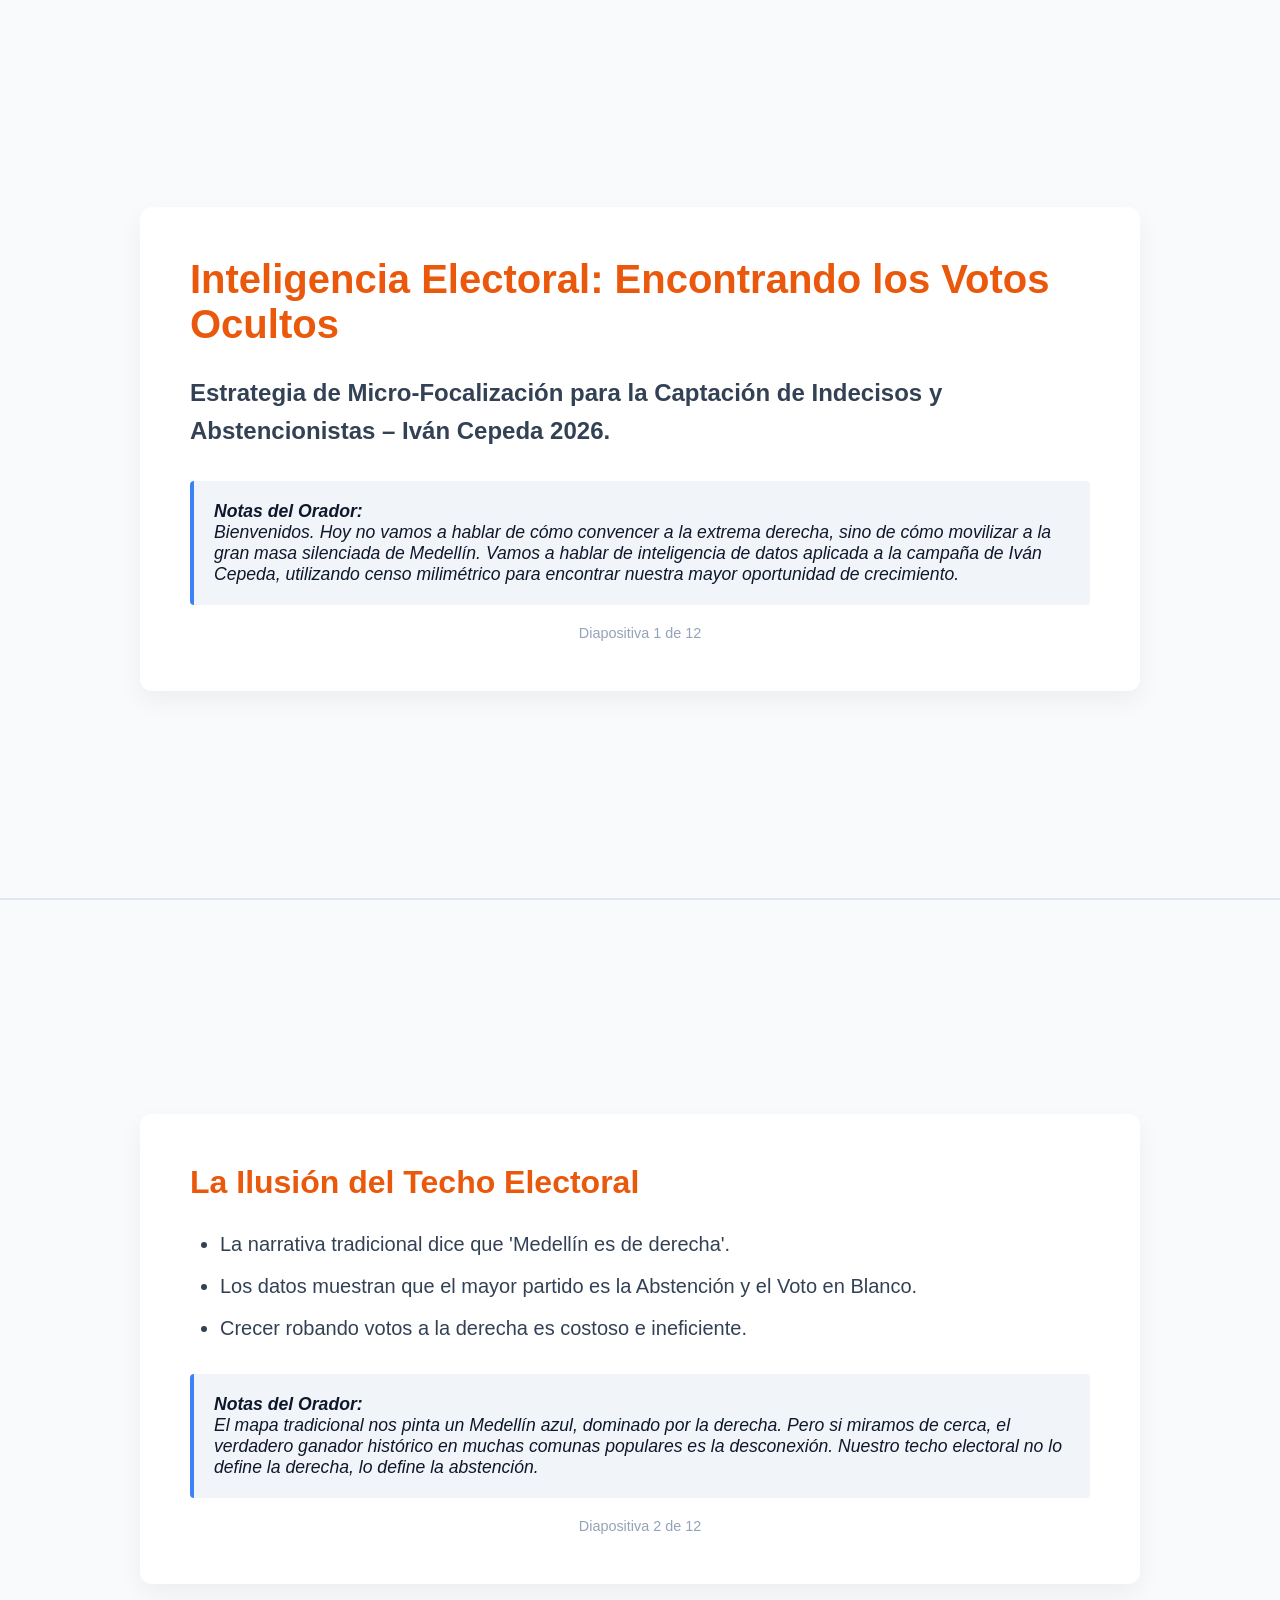
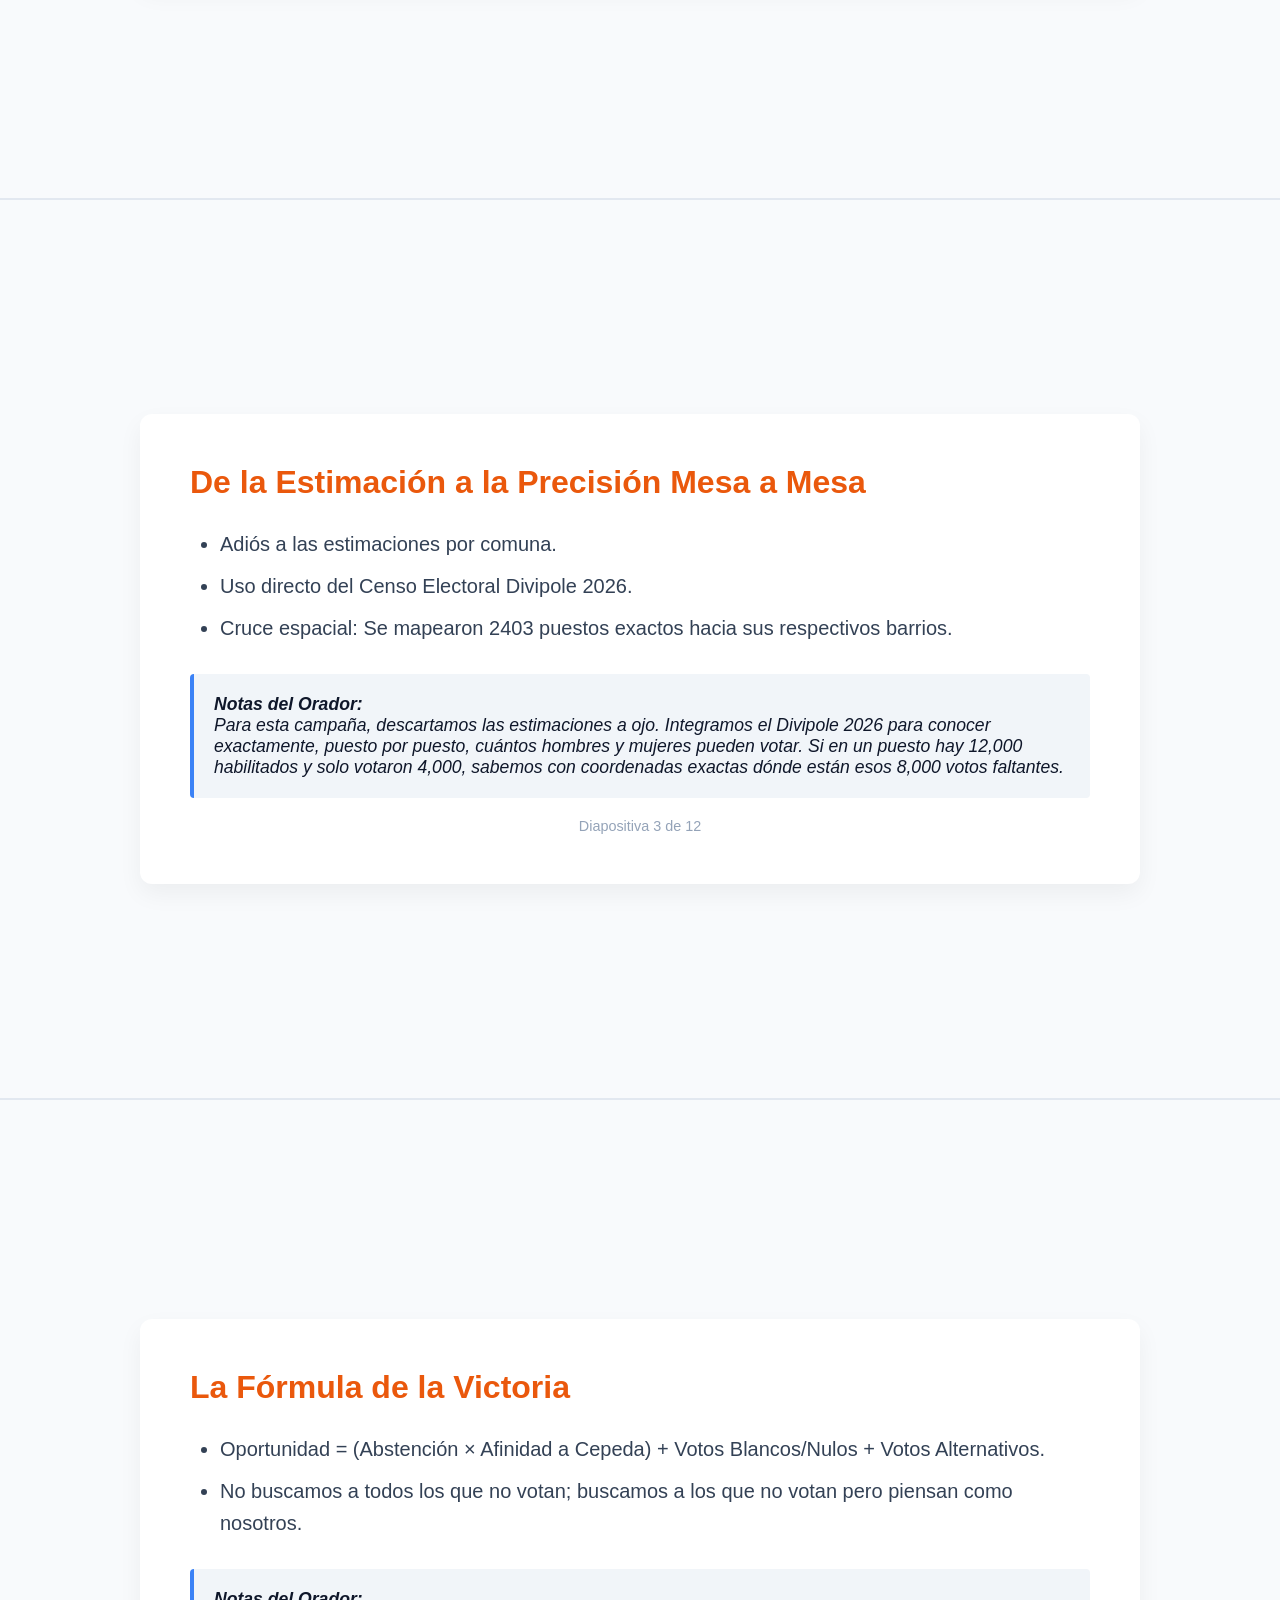
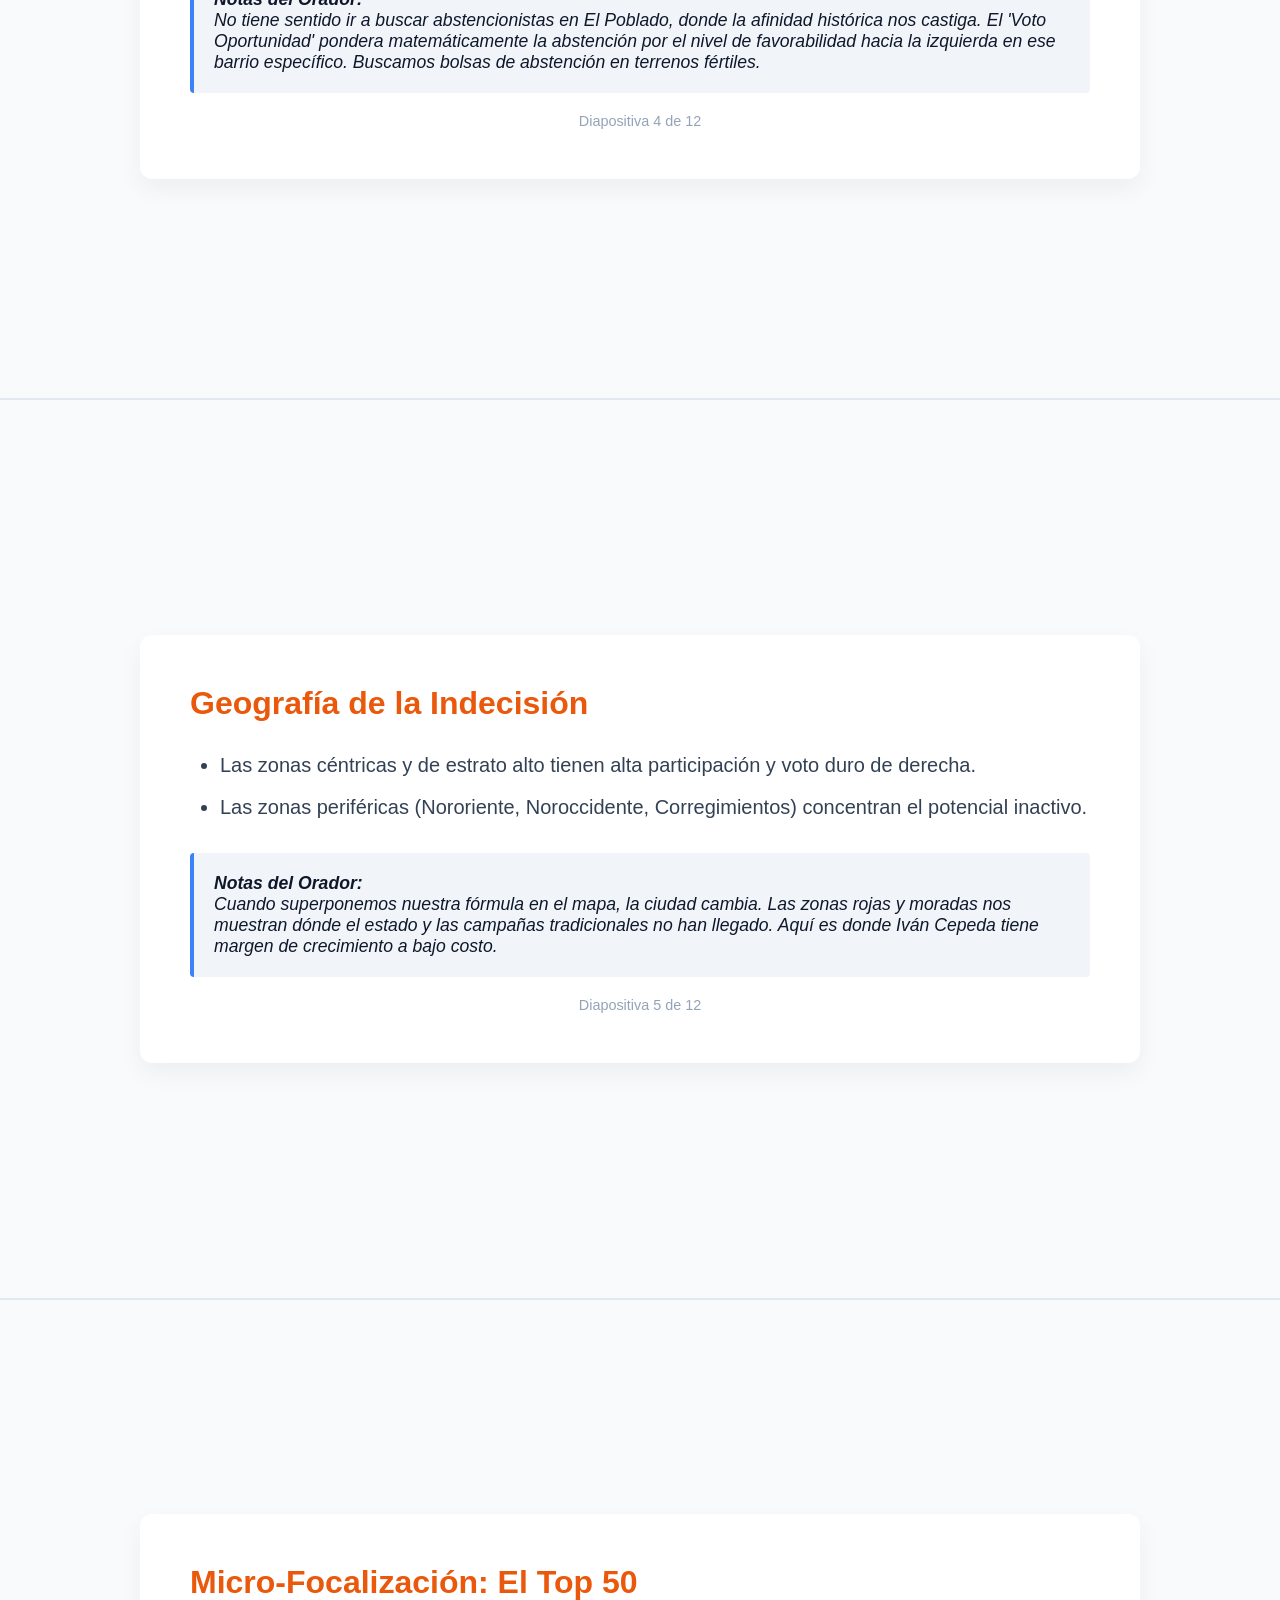
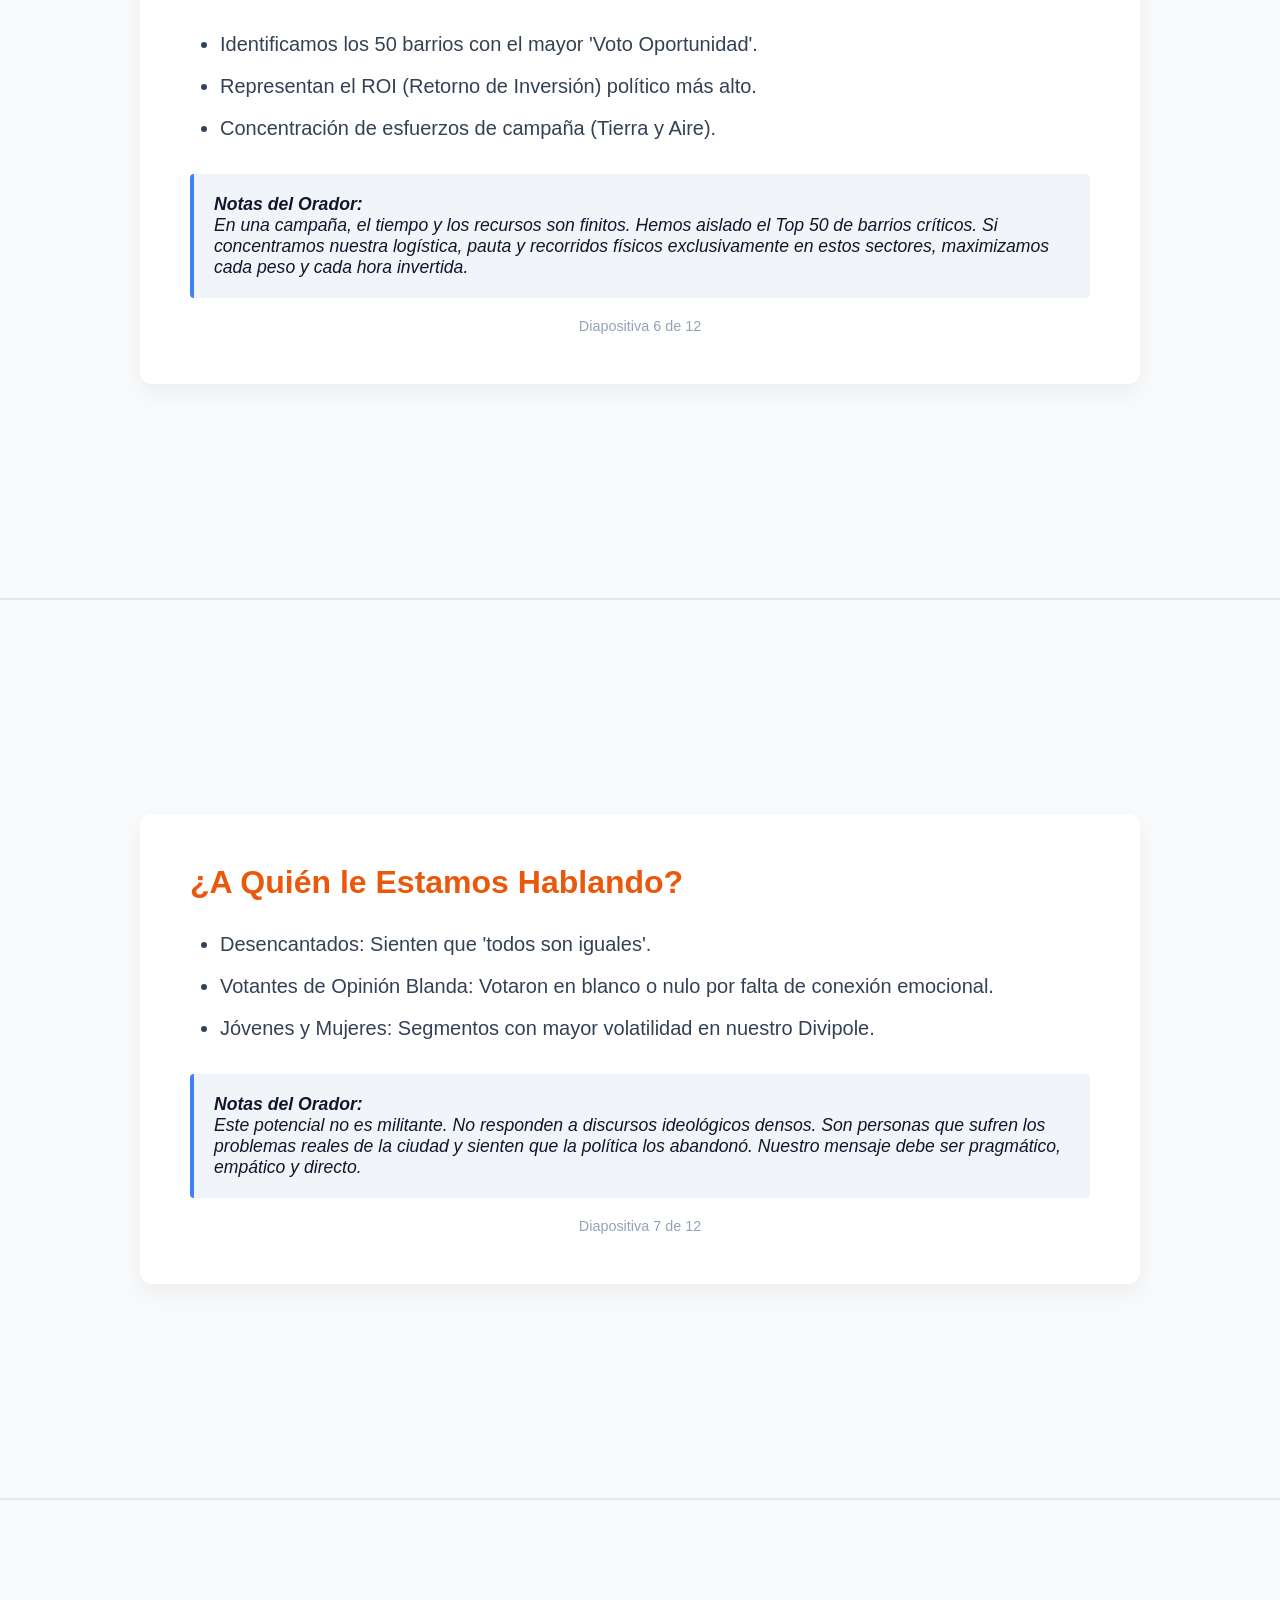
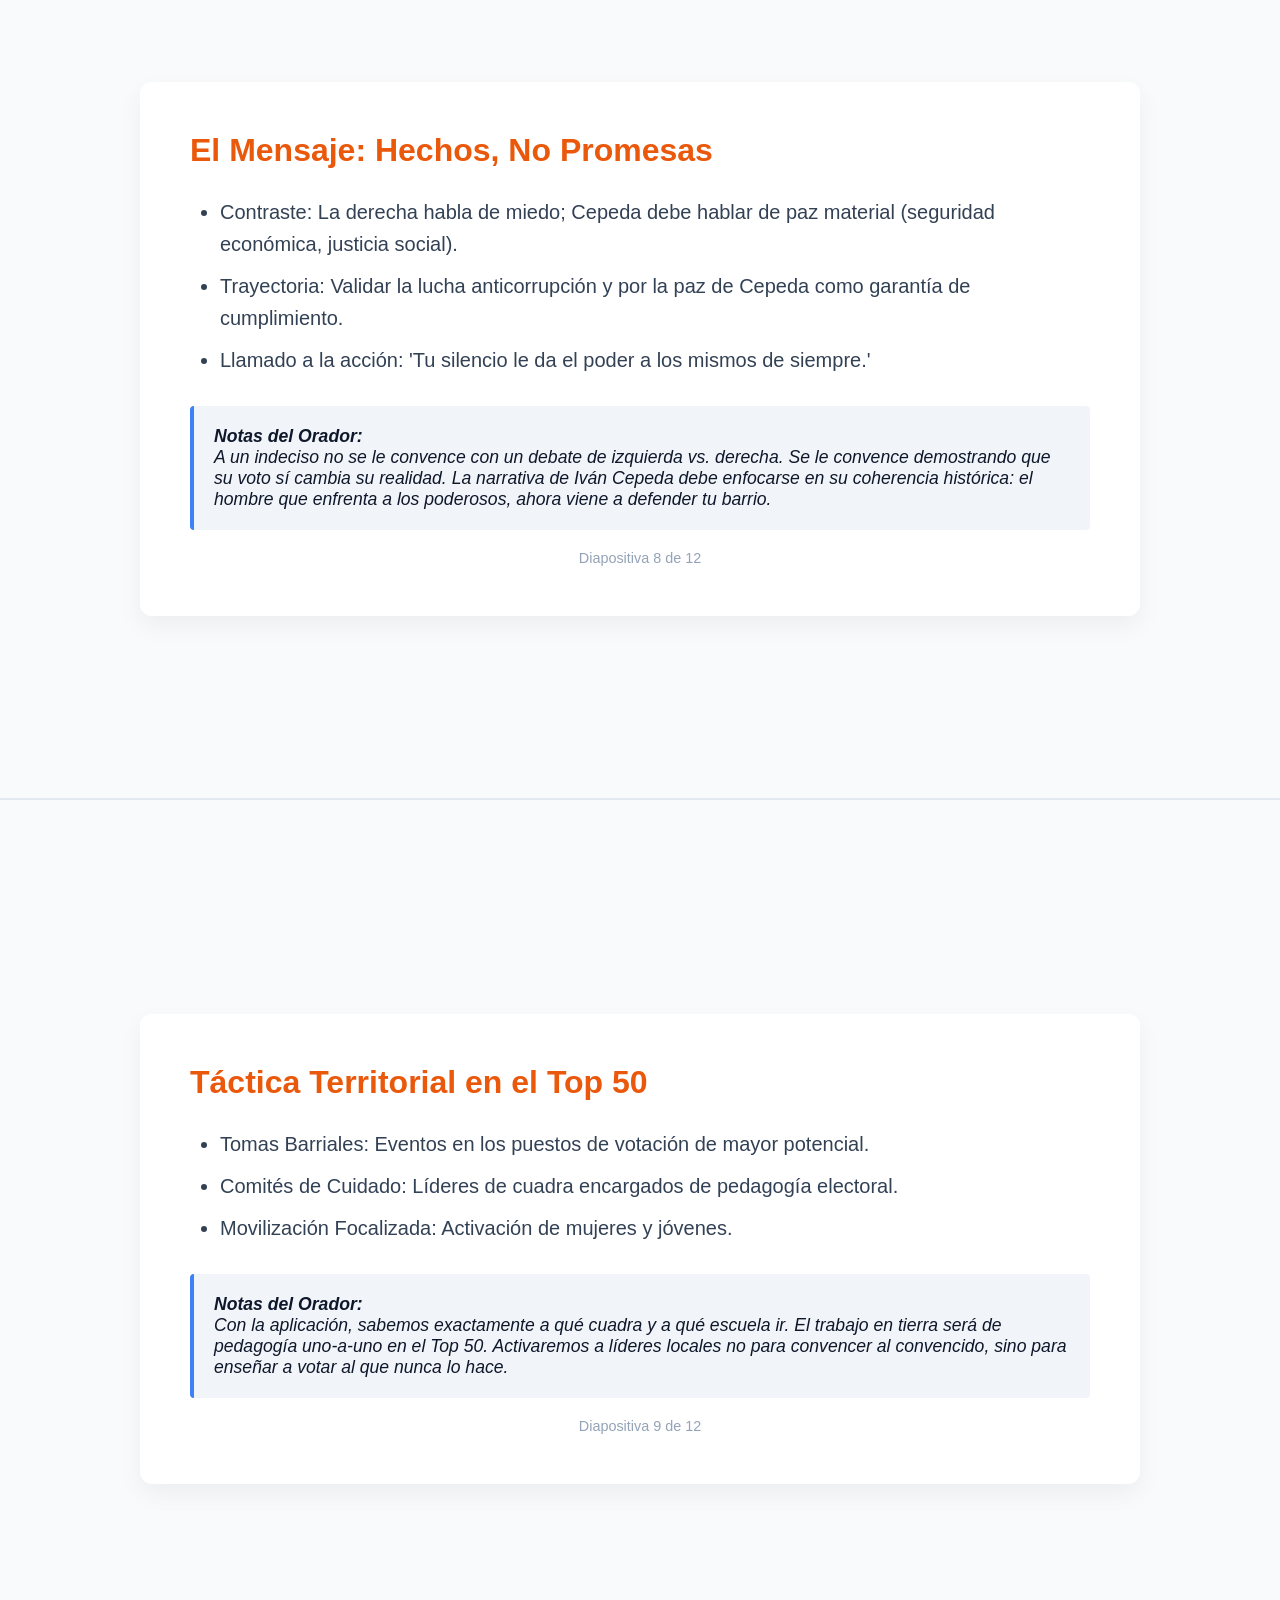
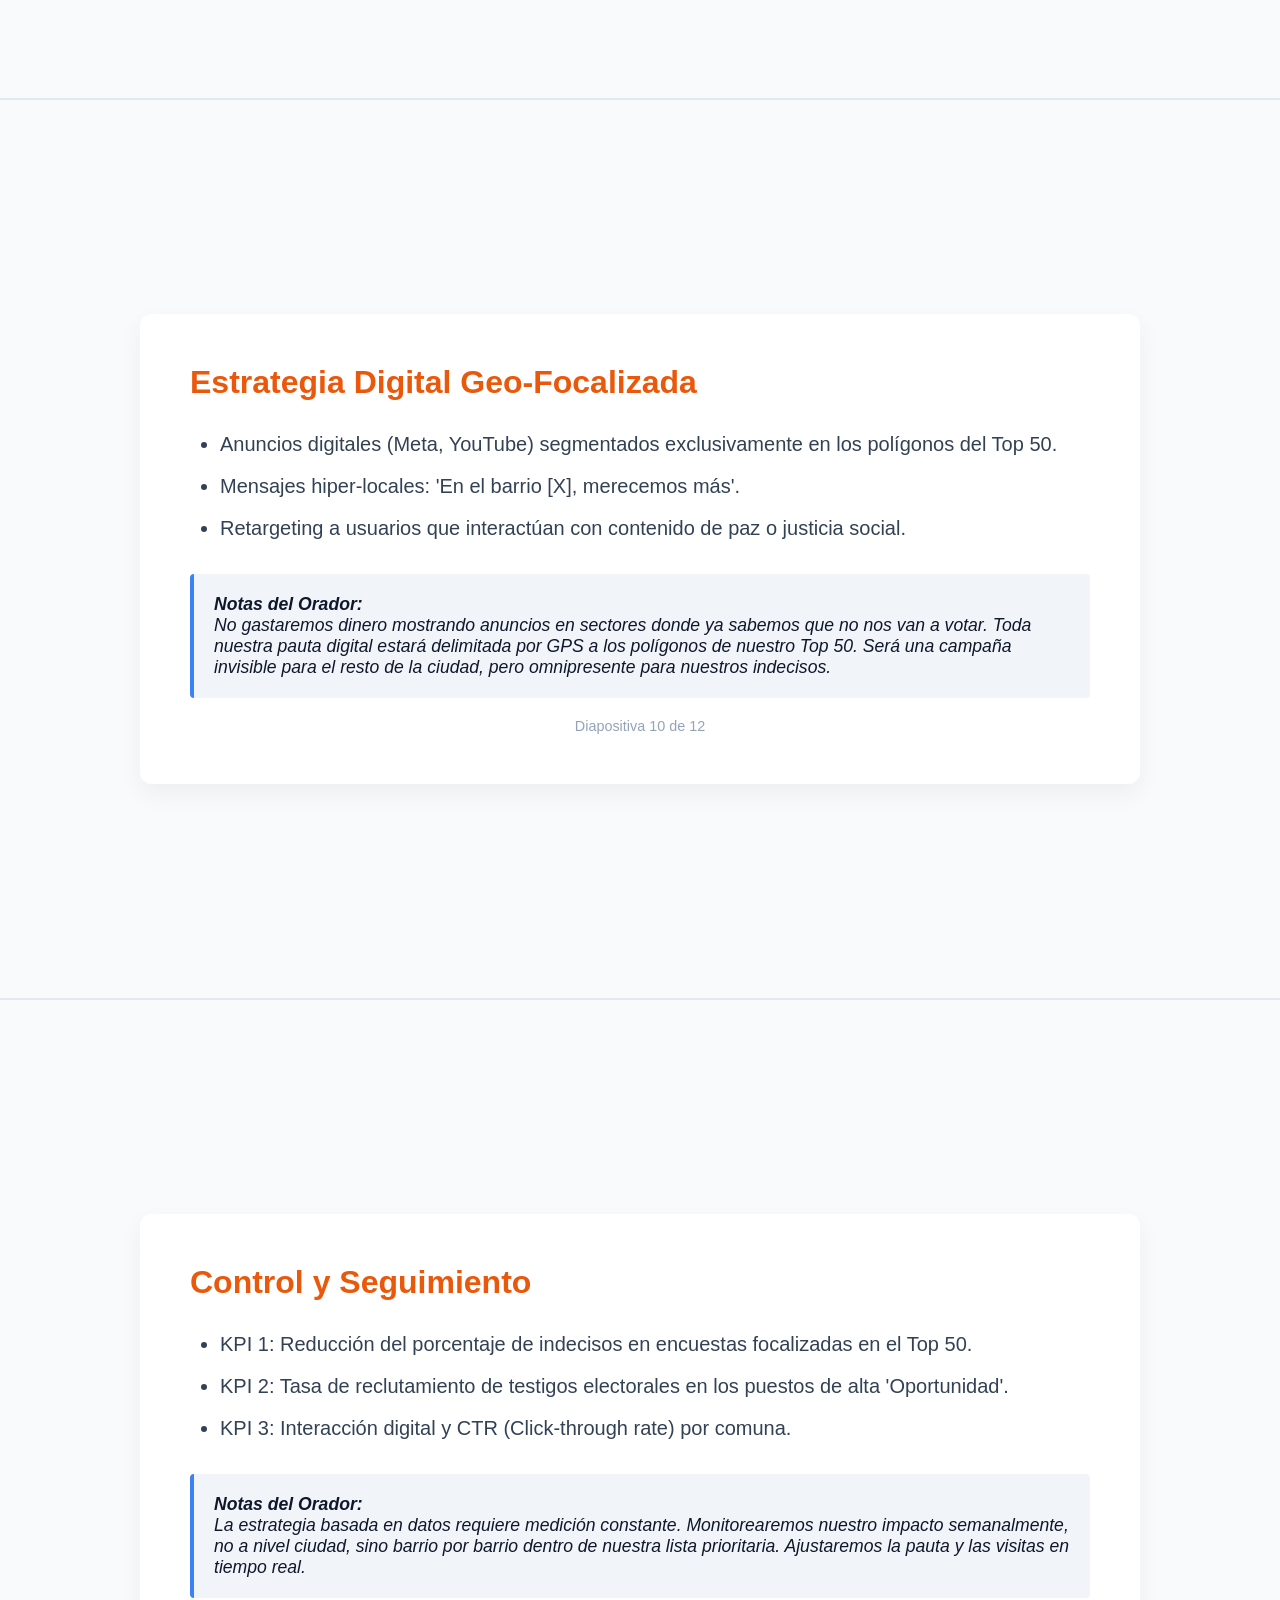
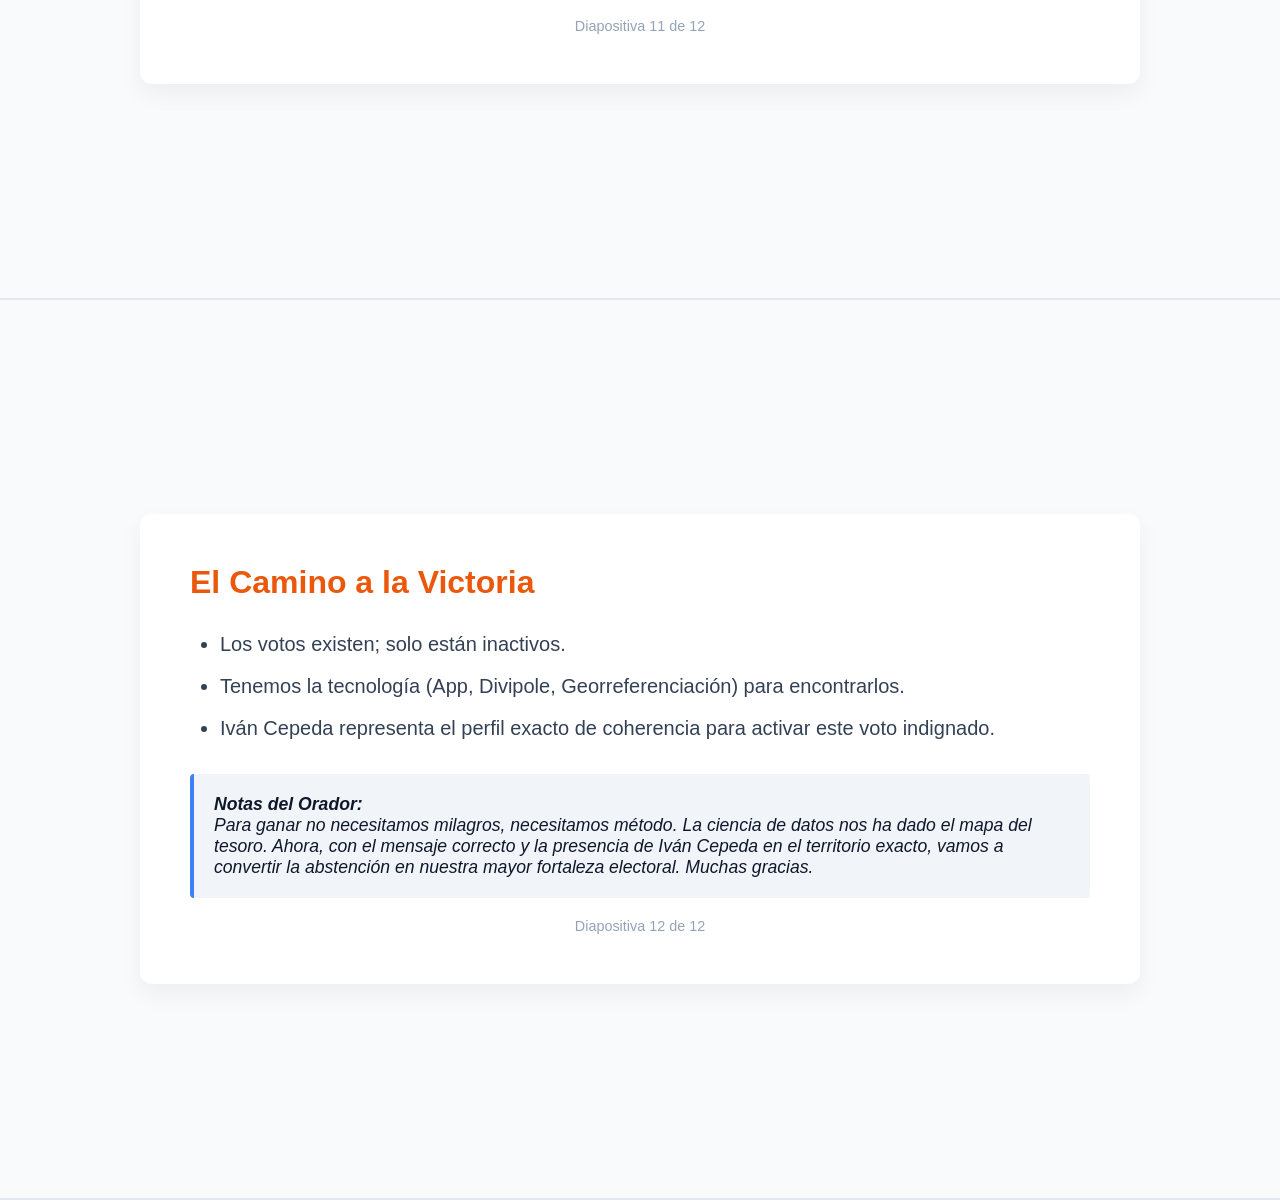
<file: Presentacion_Estrategia_Cepeda.html>
<!DOCTYPE html>
<html lang="es">
<head>
    <meta charset="UTF-8">
    <meta name="viewport" content="width=device-width, initial-scale=1.0">
    <title>Estrategia Iván Cepeda 2026</title>
    <style>
        body { font-family: 'Segoe UI', Tahoma, Geneva, Verdana, sans-serif; margin: 0; padding: 0; background-color: #f8fafc; color: #0f172a; }
        .slide { min-height: 100vh; display: flex; flex-direction: column; justify-content: center; align-items: center; padding: 40px; box-sizing: border-box; border-bottom: 2px solid #e2e8f0; page-break-after: always; }
        .slide-content { max-width: 900px; width: 100%; background: white; padding: 50px; border-radius: 12px; box-shadow: 0 10px 25px rgba(0,0,0,0.05); }
        h1 { color: #ea580c; font-size: 2.5rem; margin-top: 0; }
        h2 { color: #ea580c; font-size: 2rem; margin-top: 0; }
        p, ul { font-size: 1.25rem; line-height: 1.6; color: #334155; }
        ul { padding-left: 30px; }
        li { margin-bottom: 10px; }
        .notes { margin-top: 30px; padding: 20px; background-color: #f1f5f9; border-left: 4px solid #3b82f6; border-radius: 4px; font-style: italic; font-size: 1.1rem; }
        .slide-number { text-align: center; margin-top: 20px; color: #94a3b8; font-size: 0.9rem; }
        @media print {
            body { background-color: white; }
            .slide { min-height: auto; padding: 0; border: none; box-shadow: none; display: block; margin-bottom: 50px; }
            .slide-content { box-shadow: none; padding: 20px; }
        }
    </style>
</head>
<body>
    <div class="slide" id="slide-1">
        <div class="slide-content">
            <h1>Inteligencia Electoral: Encontrando los Votos Ocultos</h1>
            <p style="font-size: 1.5rem; font-weight: bold;">Estrategia de Micro-Focalización para la Captación de Indecisos y Abstencionistas – Iván Cepeda 2026.</p>
            <div class="notes"><strong>Notas del Orador:</strong><br>Bienvenidos. Hoy no vamos a hablar de cómo convencer a la extrema derecha, sino de cómo movilizar a la gran masa silenciada de Medellín. Vamos a hablar de inteligencia de datos aplicada a la campaña de Iván Cepeda, utilizando censo milimétrico para encontrar nuestra mayor oportunidad de crecimiento.</div>
            <div class="slide-number">Diapositiva 1 de 12</div>
        </div>
    </div>
    <div class="slide" id="slide-2">
        <div class="slide-content">
            <h2>La Ilusión del Techo Electoral</h2>
            <ul>
                <li>La narrativa tradicional dice que 'Medellín es de derecha'.</li>
                <li>Los datos muestran que el mayor partido es la Abstención y el Voto en Blanco.</li>
                <li>Crecer robando votos a la derecha es costoso e ineficiente.</li>
            </ul>
            <div class="notes"><strong>Notas del Orador:</strong><br>El mapa tradicional nos pinta un Medellín azul, dominado por la derecha. Pero si miramos de cerca, el verdadero ganador histórico en muchas comunas populares es la desconexión. Nuestro techo electoral no lo define la derecha, lo define la abstención.</div>
            <div class="slide-number">Diapositiva 2 de 12</div>
        </div>
    </div>
    <div class="slide" id="slide-3">
        <div class="slide-content">
            <h2>De la Estimación a la Precisión Mesa a Mesa</h2>
            <ul>
                <li>Adiós a las estimaciones por comuna.</li>
                <li>Uso directo del Censo Electoral Divipole 2026.</li>
                <li>Cruce espacial: Se mapearon 2403 puestos exactos hacia sus respectivos barrios.</li>
            </ul>
            <div class="notes"><strong>Notas del Orador:</strong><br>Para esta campaña, descartamos las estimaciones a ojo. Integramos el Divipole 2026 para conocer exactamente, puesto por puesto, cuántos hombres y mujeres pueden votar. Si en un puesto hay 12,000 habilitados y solo votaron 4,000, sabemos con coordenadas exactas dónde están esos 8,000 votos faltantes.</div>
            <div class="slide-number">Diapositiva 3 de 12</div>
        </div>
    </div>
    <div class="slide" id="slide-4">
        <div class="slide-content">
            <h2>La Fórmula de la Victoria</h2>
            <ul>
                <li>Oportunidad = (Abstención × Afinidad a Cepeda) + Votos Blancos/Nulos + Votos Alternativos.</li>
                <li>No buscamos a todos los que no votan; buscamos a los que no votan pero piensan como nosotros.</li>
            </ul>
            <div class="notes"><strong>Notas del Orador:</strong><br>No tiene sentido ir a buscar abstencionistas en El Poblado, donde la afinidad histórica nos castiga. El 'Voto Oportunidad' pondera matemáticamente la abstención por el nivel de favorabilidad hacia la izquierda en ese barrio específico. Buscamos bolsas de abstención en terrenos fértiles.</div>
            <div class="slide-number">Diapositiva 4 de 12</div>
        </div>
    </div>
    <div class="slide" id="slide-5">
        <div class="slide-content">
            <h2>Geografía de la Indecisión</h2>
            <ul>
                <li>Las zonas céntricas y de estrato alto tienen alta participación y voto duro de derecha.</li>
                <li>Las zonas periféricas (Nororiente, Noroccidente, Corregimientos) concentran el potencial inactivo.</li>
            </ul>
            <div class="notes"><strong>Notas del Orador:</strong><br>Cuando superponemos nuestra fórmula en el mapa, la ciudad cambia. Las zonas rojas y moradas nos muestran dónde el estado y las campañas tradicionales no han llegado. Aquí es donde Iván Cepeda tiene margen de crecimiento a bajo costo.</div>
            <div class="slide-number">Diapositiva 5 de 12</div>
        </div>
    </div>
    <div class="slide" id="slide-6">
        <div class="slide-content">
            <h2>Micro-Focalización: El Top 50</h2>
            <ul>
                <li>Identificamos los 50 barrios con el mayor 'Voto Oportunidad'.</li>
                <li>Representan el ROI (Retorno de Inversión) político más alto.</li>
                <li>Concentración de esfuerzos de campaña (Tierra y Aire).</li>
            </ul>
            <div class="notes"><strong>Notas del Orador:</strong><br>En una campaña, el tiempo y los recursos son finitos. Hemos aislado el Top 50 de barrios críticos. Si concentramos nuestra logística, pauta y recorridos físicos exclusivamente en estos sectores, maximizamos cada peso y cada hora invertida.</div>
            <div class="slide-number">Diapositiva 6 de 12</div>
        </div>
    </div>
    <div class="slide" id="slide-7">
        <div class="slide-content">
            <h2>¿A Quién le Estamos Hablando?</h2>
            <ul>
                <li>Desencantados: Sienten que 'todos son iguales'.</li>
                <li>Votantes de Opinión Blanda: Votaron en blanco o nulo por falta de conexión emocional.</li>
                <li>Jóvenes y Mujeres: Segmentos con mayor volatilidad en nuestro Divipole.</li>
            </ul>
            <div class="notes"><strong>Notas del Orador:</strong><br>Este potencial no es militante. No responden a discursos ideológicos densos. Son personas que sufren los problemas reales de la ciudad y sienten que la política los abandonó. Nuestro mensaje debe ser pragmático, empático y directo.</div>
            <div class="slide-number">Diapositiva 7 de 12</div>
        </div>
    </div>
    <div class="slide" id="slide-8">
        <div class="slide-content">
            <h2>El Mensaje: Hechos, No Promesas</h2>
            <ul>
                <li>Contraste: La derecha habla de miedo; Cepeda debe hablar de paz material (seguridad económica, justicia social).</li>
                <li>Trayectoria: Validar la lucha anticorrupción y por la paz de Cepeda como garantía de cumplimiento.</li>
                <li>Llamado a la acción: 'Tu silencio le da el poder a los mismos de siempre.'</li>
            </ul>
            <div class="notes"><strong>Notas del Orador:</strong><br>A un indeciso no se le convence con un debate de izquierda vs. derecha. Se le convence demostrando que su voto sí cambia su realidad. La narrativa de Iván Cepeda debe enfocarse en su coherencia histórica: el hombre que enfrenta a los poderosos, ahora viene a defender tu barrio.</div>
            <div class="slide-number">Diapositiva 8 de 12</div>
        </div>
    </div>
    <div class="slide" id="slide-9">
        <div class="slide-content">
            <h2>Táctica Territorial en el Top 50</h2>
            <ul>
                <li>Tomas Barriales: Eventos en los puestos de votación de mayor potencial.</li>
                <li>Comités de Cuidado: Líderes de cuadra encargados de pedagogía electoral.</li>
                <li>Movilización Focalizada: Activación de mujeres y jóvenes.</li>
            </ul>
            <div class="notes"><strong>Notas del Orador:</strong><br>Con la aplicación, sabemos exactamente a qué cuadra y a qué escuela ir. El trabajo en tierra será de pedagogía uno-a-uno en el Top 50. Activaremos a líderes locales no para convencer al convencido, sino para enseñar a votar al que nunca lo hace.</div>
            <div class="slide-number">Diapositiva 9 de 12</div>
        </div>
    </div>
    <div class="slide" id="slide-10">
        <div class="slide-content">
            <h2>Estrategia Digital Geo-Focalizada</h2>
            <ul>
                <li>Anuncios digitales (Meta, YouTube) segmentados exclusivamente en los polígonos del Top 50.</li>
                <li>Mensajes hiper-locales: 'En el barrio [X], merecemos más'.</li>
                <li>Retargeting a usuarios que interactúan con contenido de paz o justicia social.</li>
            </ul>
            <div class="notes"><strong>Notas del Orador:</strong><br>No gastaremos dinero mostrando anuncios en sectores donde ya sabemos que no nos van a votar. Toda nuestra pauta digital estará delimitada por GPS a los polígonos de nuestro Top 50. Será una campaña invisible para el resto de la ciudad, pero omnipresente para nuestros indecisos.</div>
            <div class="slide-number">Diapositiva 10 de 12</div>
        </div>
    </div>
    <div class="slide" id="slide-11">
        <div class="slide-content">
            <h2>Control y Seguimiento</h2>
            <ul>
                <li>KPI 1: Reducción del porcentaje de indecisos en encuestas focalizadas en el Top 50.</li>
                <li>KPI 2: Tasa de reclutamiento de testigos electorales en los puestos de alta 'Oportunidad'.</li>
                <li>KPI 3: Interacción digital y CTR (Click-through rate) por comuna.</li>
            </ul>
            <div class="notes"><strong>Notas del Orador:</strong><br>La estrategia basada en datos requiere medición constante. Monitorearemos nuestro impacto semanalmente, no a nivel ciudad, sino barrio por barrio dentro de nuestra lista prioritaria. Ajustaremos la pauta y las visitas en tiempo real.</div>
            <div class="slide-number">Diapositiva 11 de 12</div>
        </div>
    </div>
    <div class="slide" id="slide-12">
        <div class="slide-content">
            <h2>El Camino a la Victoria</h2>
            <ul>
                <li>Los votos existen; solo están inactivos.</li>
                <li>Tenemos la tecnología (App, Divipole, Georreferenciación) para encontrarlos.</li>
                <li>Iván Cepeda representa el perfil exacto de coherencia para activar este voto indignado.</li>
            </ul>
            <div class="notes"><strong>Notas del Orador:</strong><br>Para ganar no necesitamos milagros, necesitamos método. La ciencia de datos nos ha dado el mapa del tesoro. Ahora, con el mensaje correcto y la presencia de Iván Cepeda en el territorio exacto, vamos a convertir la abstención en nuestra mayor fortaleza electoral. Muchas gracias.</div>
            <div class="slide-number">Diapositiva 12 de 12</div>
        </div>
    </div>

</body>
</html>
</file>
